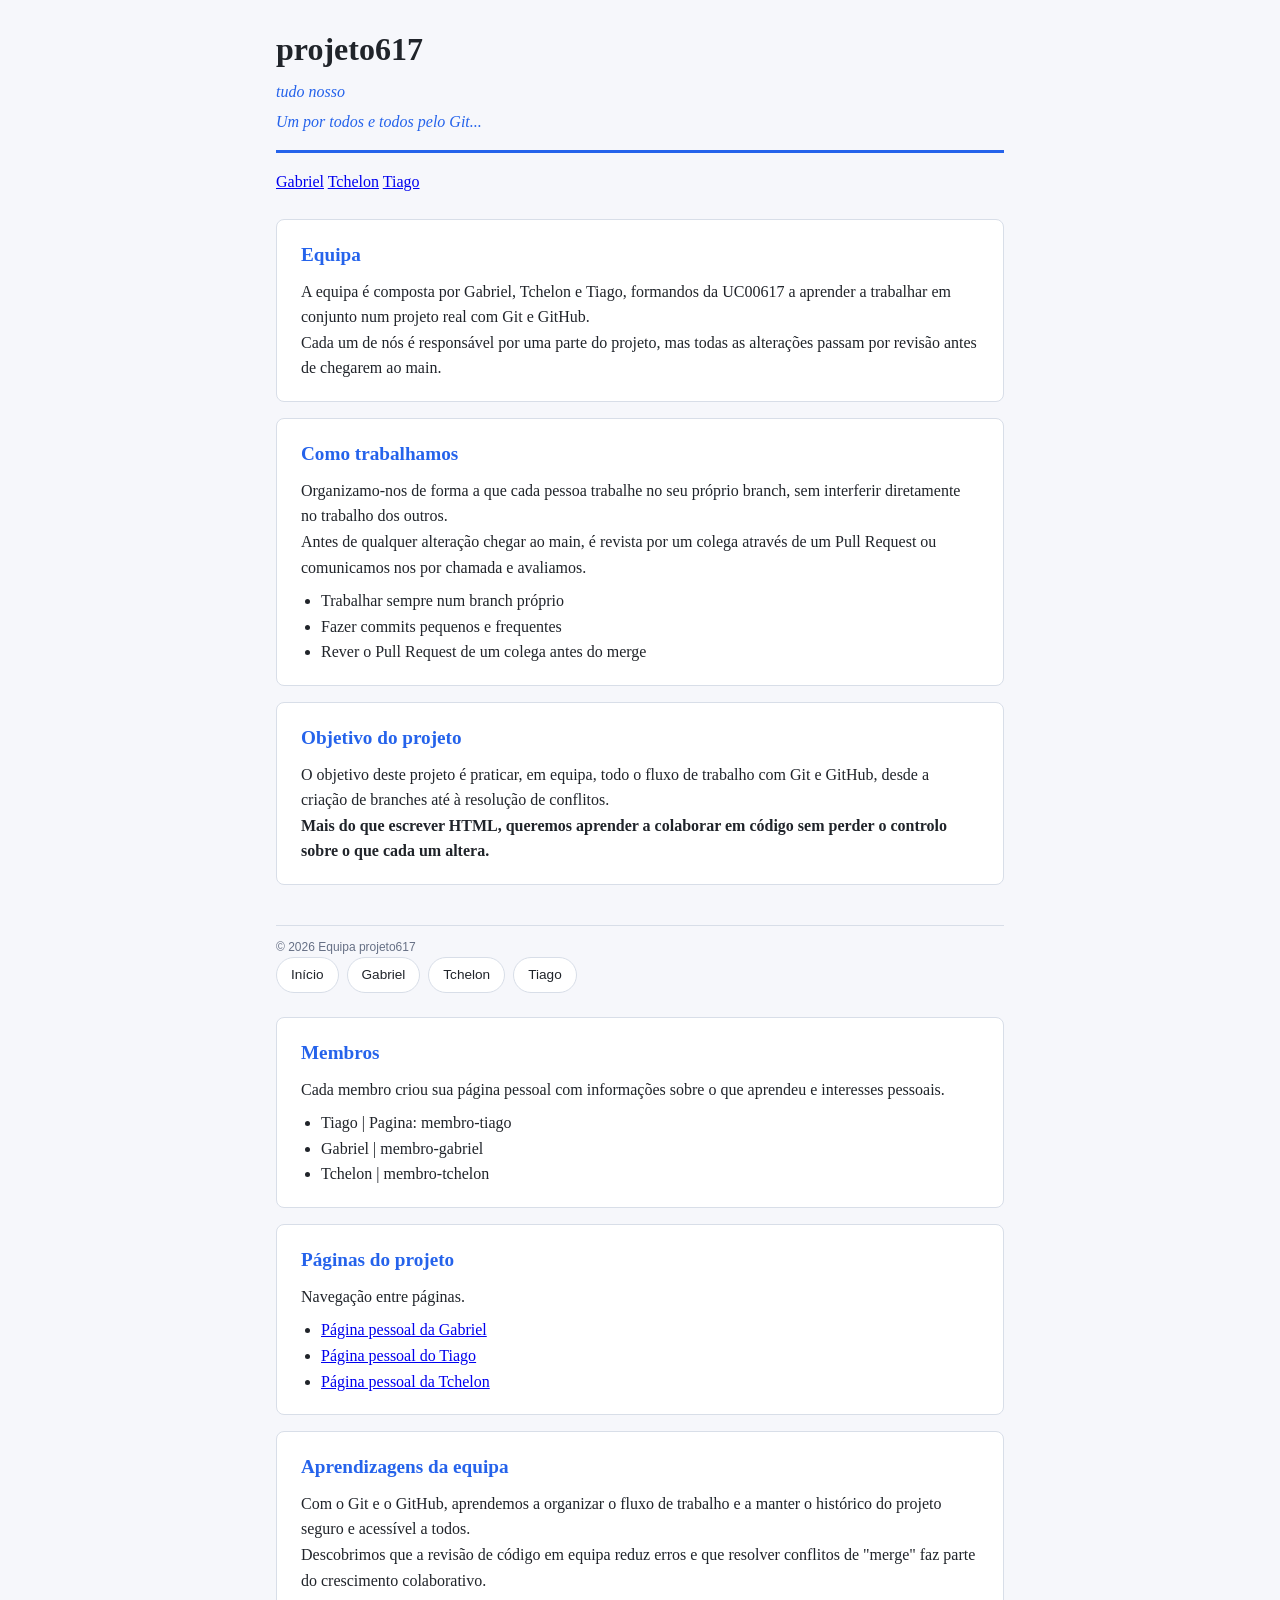
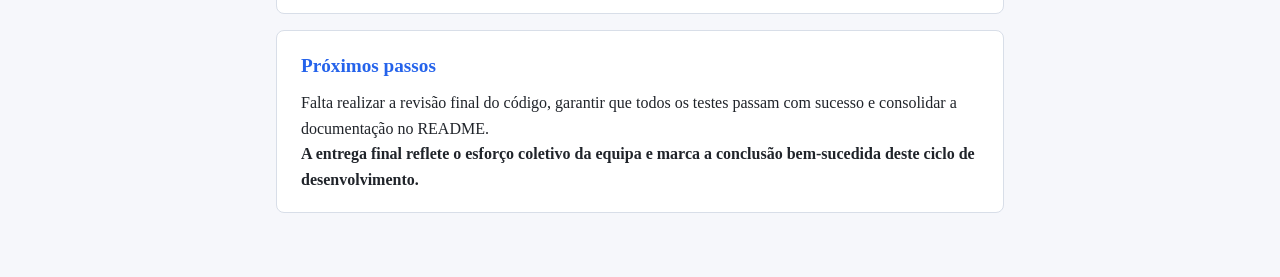
<file: index.html>
<!DOCTYPE html>
<html lang="pt">
<head>
    <meta charset="UTF-8">
    <meta name="viewport" content="width=device-width, initial-scale=1.0">
    <title>projeto617</title>
    <link rel="stylesheet" href="css/style.css">
</head>
<body>

    <header>
        <h1 class="titulo-principal">projeto617</h1>

        <p class="lema">tudo nosso</p>

        <p class="lema">Um por todos e todos pelo Git...</p>

    </header>

    <nav>
        <a href="membro-gabriel.html">Gabriel</a>
        <a href="membro-tchelon.html">Tchelon</a>
        <a href="membro-tiago.html">Tiago</a>
    </nav>

    <main>

        <section class="cartao">
            <h2>Equipa</h2>
            <p>A equipa é composta por Gabriel, Tchelon e Tiago, formandos da UC00617 a aprender a trabalhar em conjunto num projeto real com Git e GitHub.</p>
            <p>Cada um de nós é responsável por uma parte do projeto, mas todas as alterações passam por revisão antes de chegarem ao main.</p>
        </section>

        <section class="cartao">
            <h2>Como trabalhamos</h2>
            <p>Organizamo-nos de forma a que cada pessoa trabalhe no seu próprio branch, sem interferir diretamente no trabalho dos outros.</p>
            <p>Antes de qualquer alteração chegar ao main, é revista por um colega através de um Pull Request ou comunicamos nos por chamada e avaliamos.</p>
            <ul class="top3">
                <li>Trabalhar sempre num branch próprio</li>
                <li>Fazer commits pequenos e frequentes</li>
                <li>Rever o Pull Request de um colega antes do merge</li>
            </ul>
        </section>

        <section class="cartao">
            <h2>Objetivo do projeto</h2>
            <p>O objetivo deste projeto é praticar, em equipa, todo o fluxo de trabalho com Git e GitHub, desde a criação de branches até à resolução de conflitos.</p>
            <p class="texto-destaque">Mais do que escrever HTML, queremos aprender a colaborar em código sem perder o controlo sobre o que cada um altera.</p>
        </section>

    </main>

    <footer>
        <p>&copy; 2026 Equipa projeto617</p>
    </footer>


    <nav>
  <ul class="menu">
    <li><a href="index.html">Início</a></li>
    <li><a href="membro-gabriel.html">Gabriel</a></li>
    <li><a href="membro-tchelon.html">Tchelon</a></li>
    <li><a href="membro-tiago.html">Tiago</a></li>
  </ul>
</nav>

  <section class="cartao">
  <h2>Membros</h2>
  <p>Cada membro criou sua página pessoal com informações sobre o que aprendeu e interesses pessoais.</p>
  <ul class="top3">
    <li>Tiago | Pagina: membro-tiago</li>
    <li>Gabriel | membro-gabriel</li>
    <li>Tchelon | membro-tchelon</li>
  </ul>
</section>

<section class="cartao">
  <h2>Páginas do projeto</h2>
  <p>Navegação entre páginas.</p>
  <ul class="top3">
    <li><a href="membro-gabriel.html">Página pessoal da Gabriel</a></li>
    <li><a href="membro-tiago.html">Página pessoal do Tiago</a></li>
    <li><a href="membro-tchelon.html">Página pessoal da Tchelon</a></li>
  </ul>
</section>

<section class="cartao">
  <h2>Aprendizagens da equipa</h2>
  <p>Com o Git e o GitHub, aprendemos a organizar o fluxo de trabalho e a manter o histórico do projeto seguro e acessível a todos.</p>
  <p>Descobrimos que a revisão de código em equipa reduz erros e que resolver conflitos de "merge" faz parte do crescimento colaborativo.</p>
</section>

<section class="cartao">
  <h2>Próximos passos</h2>
  <p>Falta realizar a revisão final do código, garantir que todos os testes passam com sucesso e consolidar a documentação no README.</p>
  <p class="texto-destaque">A entrega final reflete o esforço coletivo da equipa e marca a conclusão bem-sucedida deste ciclo de desenvolvimento.</p>

</body>
</html>
</file>
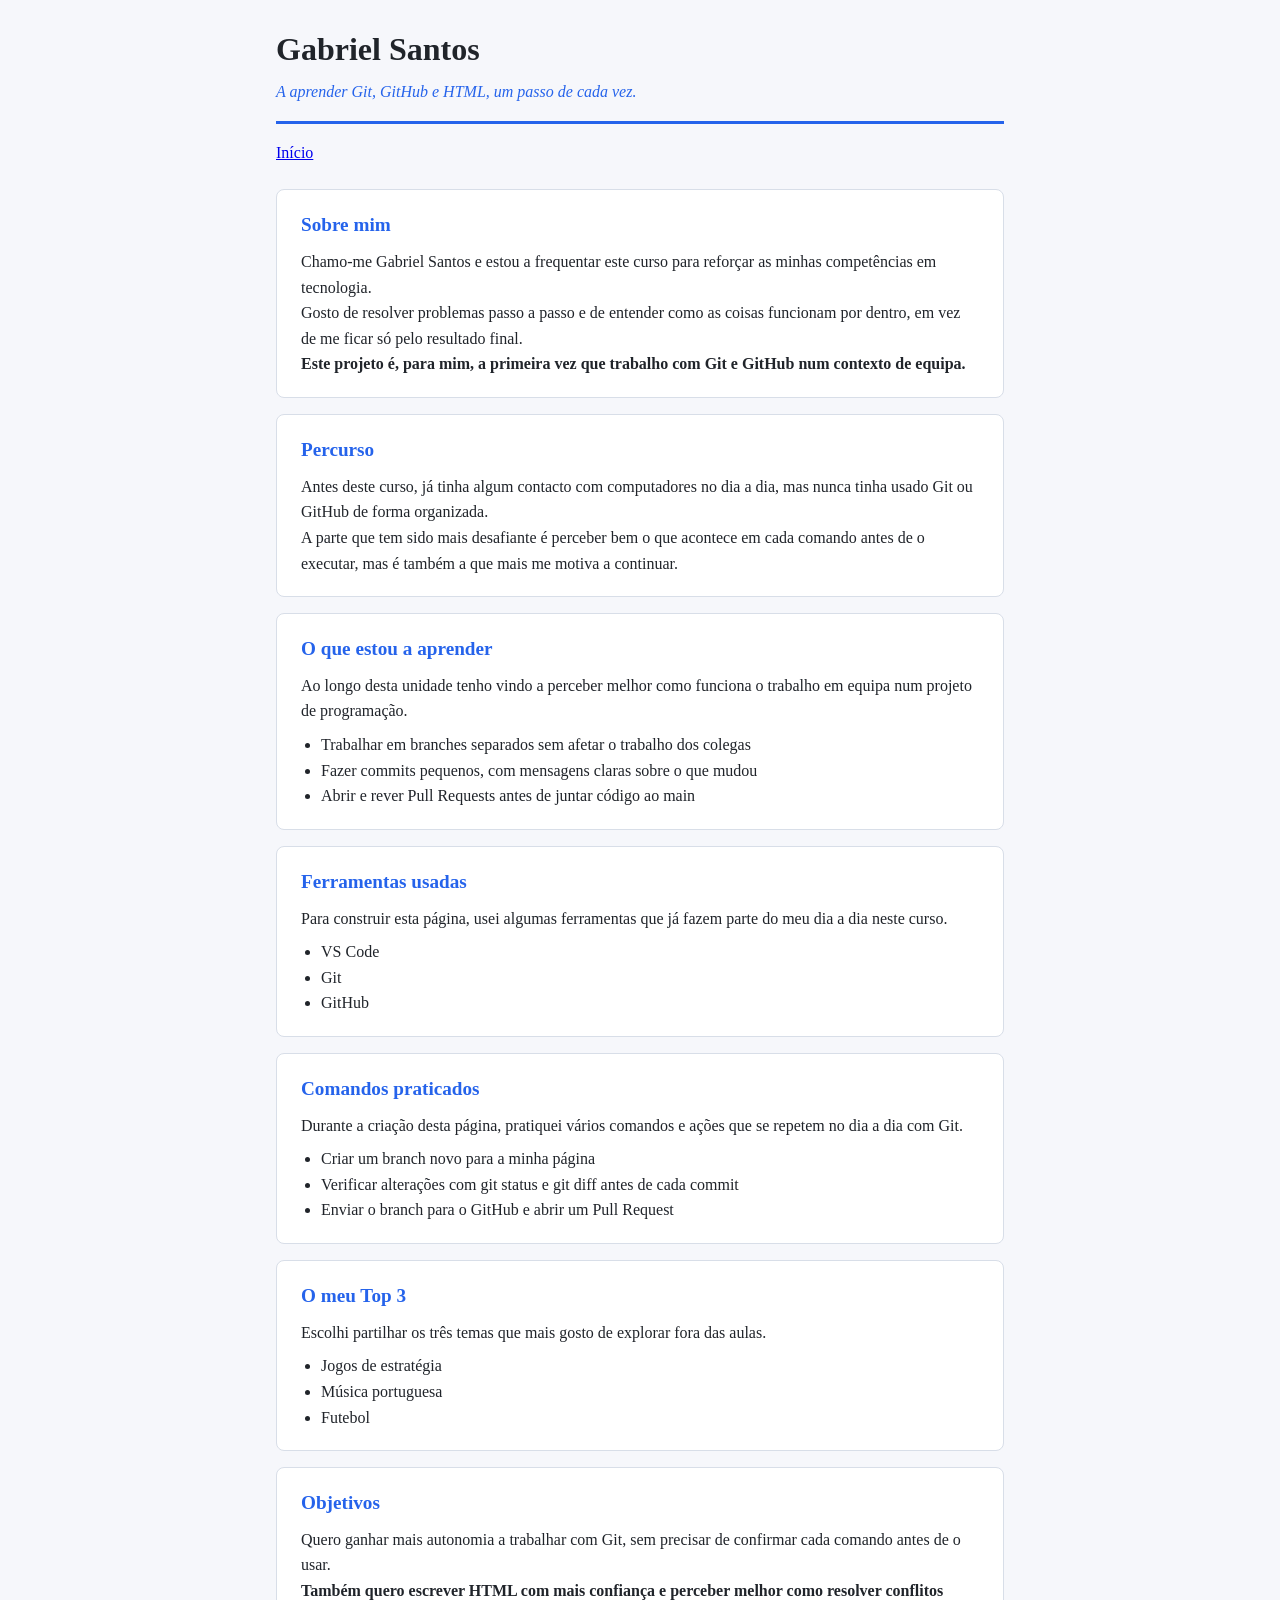
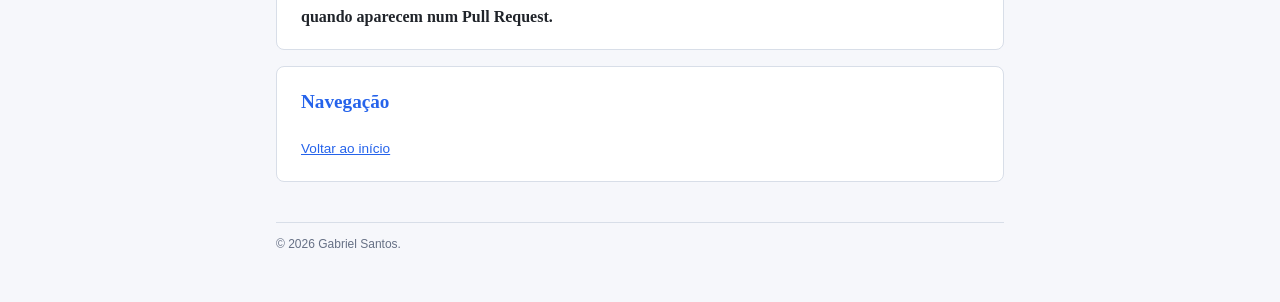
<file: membro-gabriel.html>
<!DOCTYPE html>
<html lang="pt">
<head>
    <meta charset="UTF-8">
    <meta name="viewport" content="width=device-width, initial-scale=1.0">
    <title>Gabriel Santos</title>
    <link rel="stylesheet" href="css/style.css">
</head>
<body>

    <header>
        <h1 class="titulo-principal">Gabriel Santos</h1>
        <p class="lema">A aprender Git, GitHub e HTML, um passo de cada vez.</p>
    </header>

    <nav>
        <a href="index.html">Início</a>
    </nav>

    <main>

        <section class="cartao">
            <h2>Sobre mim</h2>
            <p>Chamo-me Gabriel Santos e estou a frequentar este curso para reforçar as minhas competências em tecnologia.</p>
            <p>Gosto de resolver problemas passo a passo e de entender como as coisas funcionam por dentro, em vez de me ficar só pelo resultado final.</p>
            <p class="texto-destaque">Este projeto é, para mim, a primeira vez que trabalho com Git e GitHub num contexto de equipa.</p>
        </section>

        <section class="cartao">
            <h2>Percurso</h2>
            <p>Antes deste curso, já tinha algum contacto com computadores no dia a dia, mas nunca tinha usado Git ou GitHub de forma organizada.</p>
            <p>A parte que tem sido mais desafiante é perceber bem o que acontece em cada comando antes de o executar, mas é também a que mais me motiva a continuar.</p>
        </section>

        <section class="cartao">
            <h2>O que estou a aprender</h2>
            <p>Ao longo desta unidade tenho vindo a perceber melhor como funciona o trabalho em equipa num projeto de programação.</p>
            <ul class="top3">
                <li>Trabalhar em branches separados sem afetar o trabalho dos colegas</li>
                <li>Fazer commits pequenos, com mensagens claras sobre o que mudou</li>
                <li>Abrir e rever Pull Requests antes de juntar código ao main</li>
            </ul>
        </section>

        <section class="cartao">
            <h2>Ferramentas usadas</h2>
            <p>Para construir esta página, usei algumas ferramentas que já fazem parte do meu dia a dia neste curso.</p>
            <ul class="top3">
                <li>VS Code</li>
                <li>Git</li>
                <li>GitHub</li>
            </ul>
        </section>

        <section class="cartao">
            <h2>Comandos praticados</h2>
            <p>Durante a criação desta página, pratiquei vários comandos e ações que se repetem no dia a dia com Git.</p>
            <ul class="top3">
                <li>Criar um branch novo para a minha página</li>
                <li>Verificar alterações com git status e git diff antes de cada commit</li>
                <li>Enviar o branch para o GitHub e abrir um Pull Request</li>
            </ul>
        </section>

        <section class="cartao">
            <h2>O meu Top 3</h2>
            <p>Escolhi partilhar os três temas que mais gosto de explorar fora das aulas.</p>
            <ul class="top3">
                <li>Jogos de estratégia</li>
                <li>Música portuguesa</li>
                <li>Futebol</li>
            </ul>
        </section>

        <section class="cartao">
            <h2>Objetivos</h2>
            <p>Quero ganhar mais autonomia a trabalhar com Git, sem precisar de confirmar cada comando antes de o usar.</p>
            <p class="texto-destaque">Também quero escrever HTML com mais confiança e perceber melhor como resolver conflitos quando aparecem num Pull Request.</p>
        </section>

        <section class="cartao">
            <h2>Navegação</h2>
            <p><a class="link-voltar" href="index.html">Voltar ao início</a></p>
        </section>

    </main>

    <footer>
        <p>&copy; 2026 Gabriel Santos.</p>
    </footer>

</body>
</html>
</file>
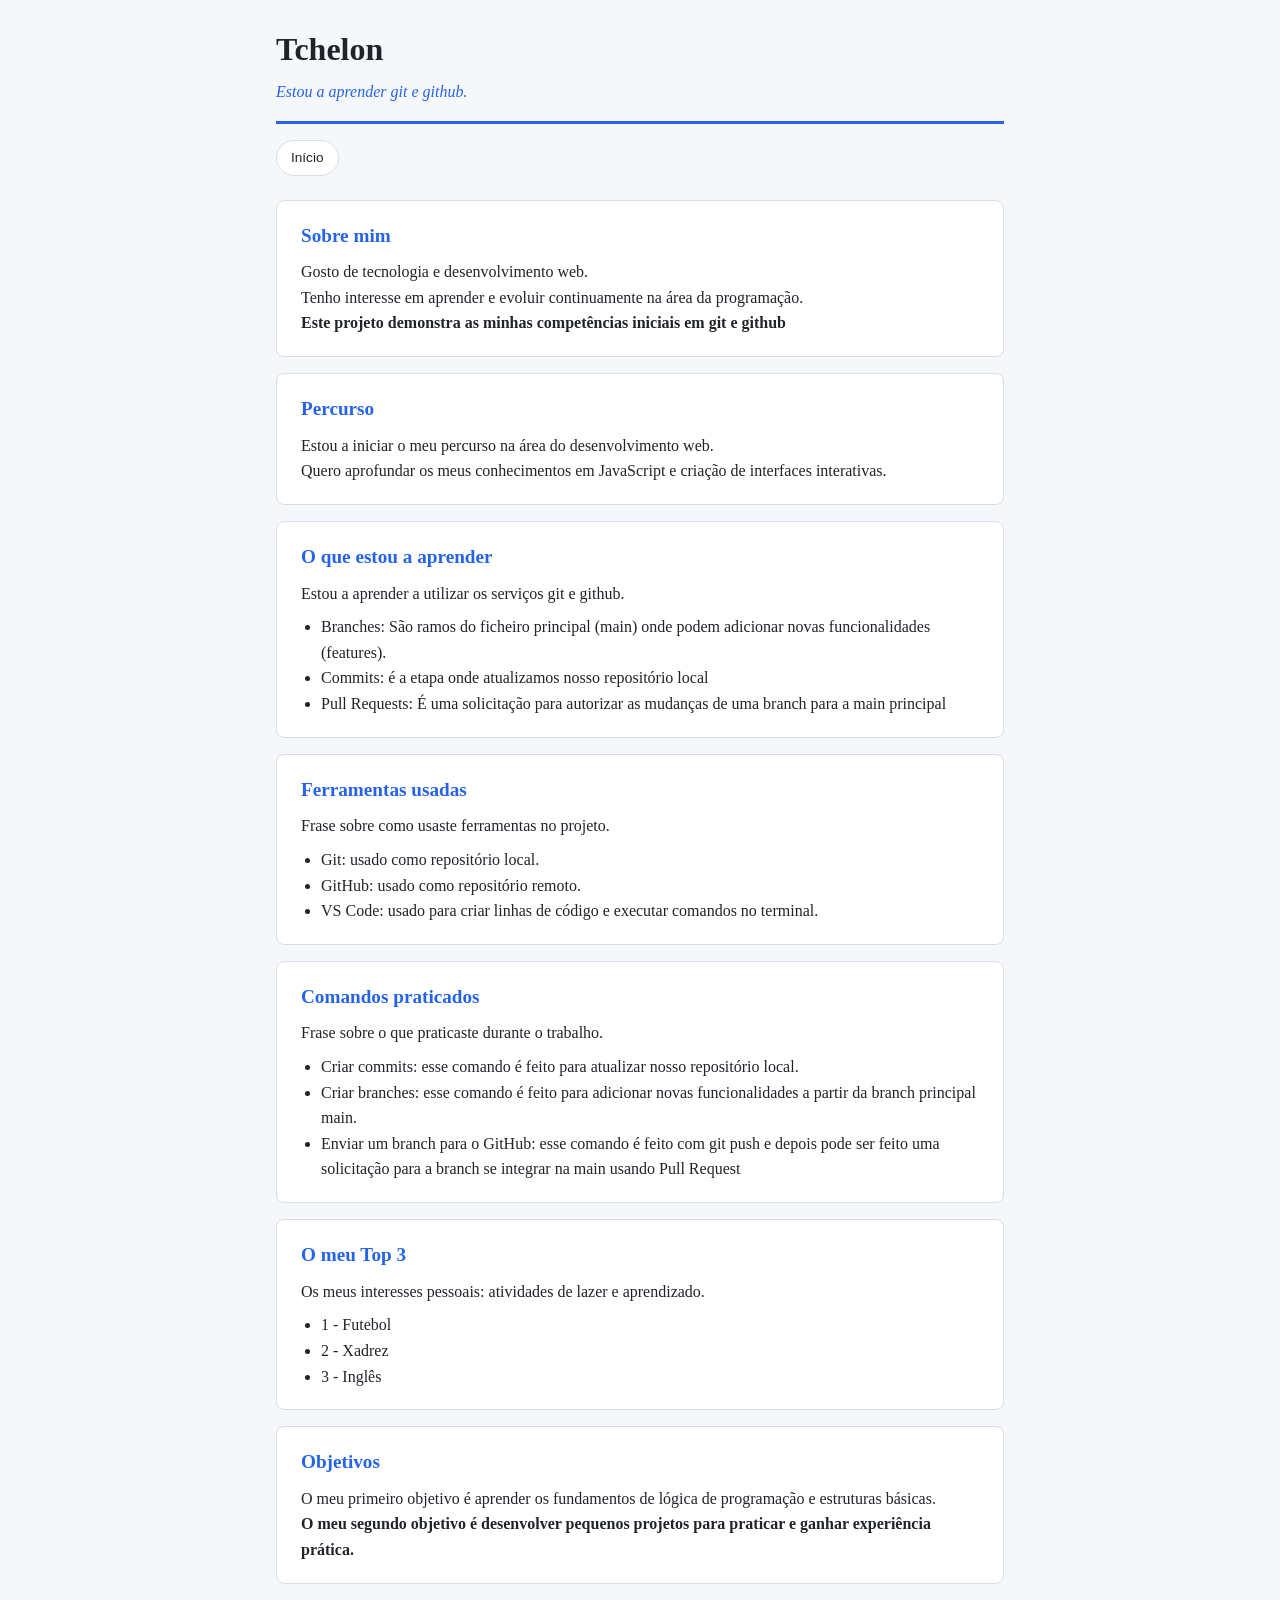
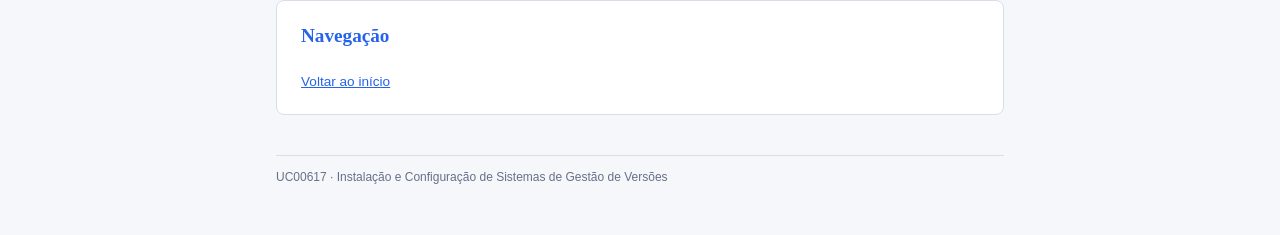
<file: membro-tchelon.html>
<!DOCTYPE html>
<html lang="pt">
<head>
  <meta charset="UTF-8">
  <meta name="viewport" content="width=device-width, initial-scale=1.0">
  <title>Tchelon</title>
  <link rel="stylesheet" href="css/style.css">
</head>
<body>
  <header>
    <h1>Tchelon</h1>
    <p class="lema">Estou a aprender git e github.</p>
  </header>

  <nav>
    <ul class="menu">
      <li><a href="index.html">Início</a></li>
    </ul>
  </nav>

  <main>
    <section class="cartao">
    <h2>Sobre mim</h2>
    <p>Gosto de tecnologia e desenvolvimento web.</p>
    <p>Tenho interesse em aprender e evoluir continuamente na área da programação.</p>
    <p class="texto-destaque">Este projeto demonstra as minhas competências iniciais em git e github</p>
    </section>

    <section class="cartao">
    <h2>Percurso</h2>
    <p>Estou a iniciar o meu percurso na área do desenvolvimento web.</p>
    <p>Quero aprofundar os meus conhecimentos em JavaScript e criação de interfaces interativas.</p>
    </section>

    <section class="cartao">
    <h2>O que estou a aprender</h2>
    <p>Estou a aprender a utilizar os serviços git e github.</p>
    <ul class="top3">
    <li>Branches: São ramos do ficheiro principal (main) onde podem adicionar novas funcionalidades (features).</li>
    <li>Commits: é a etapa onde atualizamos nosso repositório local</li>
    <li>Pull Requests: É uma solicitação para autorizar as mudanças de uma branch para a main principal</li>
    </ul>
    </section>
    
    <section class="cartao">
    <h2>Ferramentas usadas</h2>
    <p>Frase sobre como usaste ferramentas no projeto.</p>
    <ul class="top3">
    <li>Git: usado como repositório local.</li>
    <li>GitHub: usado como repositório remoto.</li>
    <li>VS Code: usado para criar linhas de código e executar comandos no terminal.</li>
    </ul>
    </section>

    <section class="cartao">
    <h2>Comandos praticados</h2>
    <p>Frase sobre o que praticaste durante o trabalho.</p>
    <ul class="top3">
    <li>Criar commits: esse comando é feito para atualizar nosso repositório local.</li>
    <li>Criar branches: esse comando é feito para adicionar novas funcionalidades a partir da branch principal main.</li>
    <li>Enviar um branch para o GitHub: esse comando é feito com git push e depois pode ser feito uma solicitação para a branch se integrar na main usando Pull Request</li>
    </ul>
    </section>
    
    <section class="cartao">
    <h2>O meu Top 3</h2>
    <p>Os meus interesses pessoais: atividades de lazer e aprendizado.</p>
    <ul class="top3">
    <li>1 - Futebol</li>
    <li>2 - Xadrez</li>
    <li>3 - Inglês</li>
    </ul>
    </section>

    <section class="cartao">
    <h2>Objetivos</h2>
    <p>O meu primeiro objetivo é aprender os fundamentos de lógica de programação e estruturas básicas.</p>
    <p class="texto-destaque">O meu segundo objetivo é desenvolver pequenos projetos para praticar e ganhar experiência prática.</p>
    </section>
    
    <section class="cartao">
    <h2>Navegação</h2>
    <p><a class="link-voltar" href="index.html">Voltar ao início</a></p>
    </section>

  </main>

  <footer>
    <p>UC00617 · Instalação e Configuração de Sistemas de Gestão de Versões</p>
  </footer>

</body>
</html>
</file>
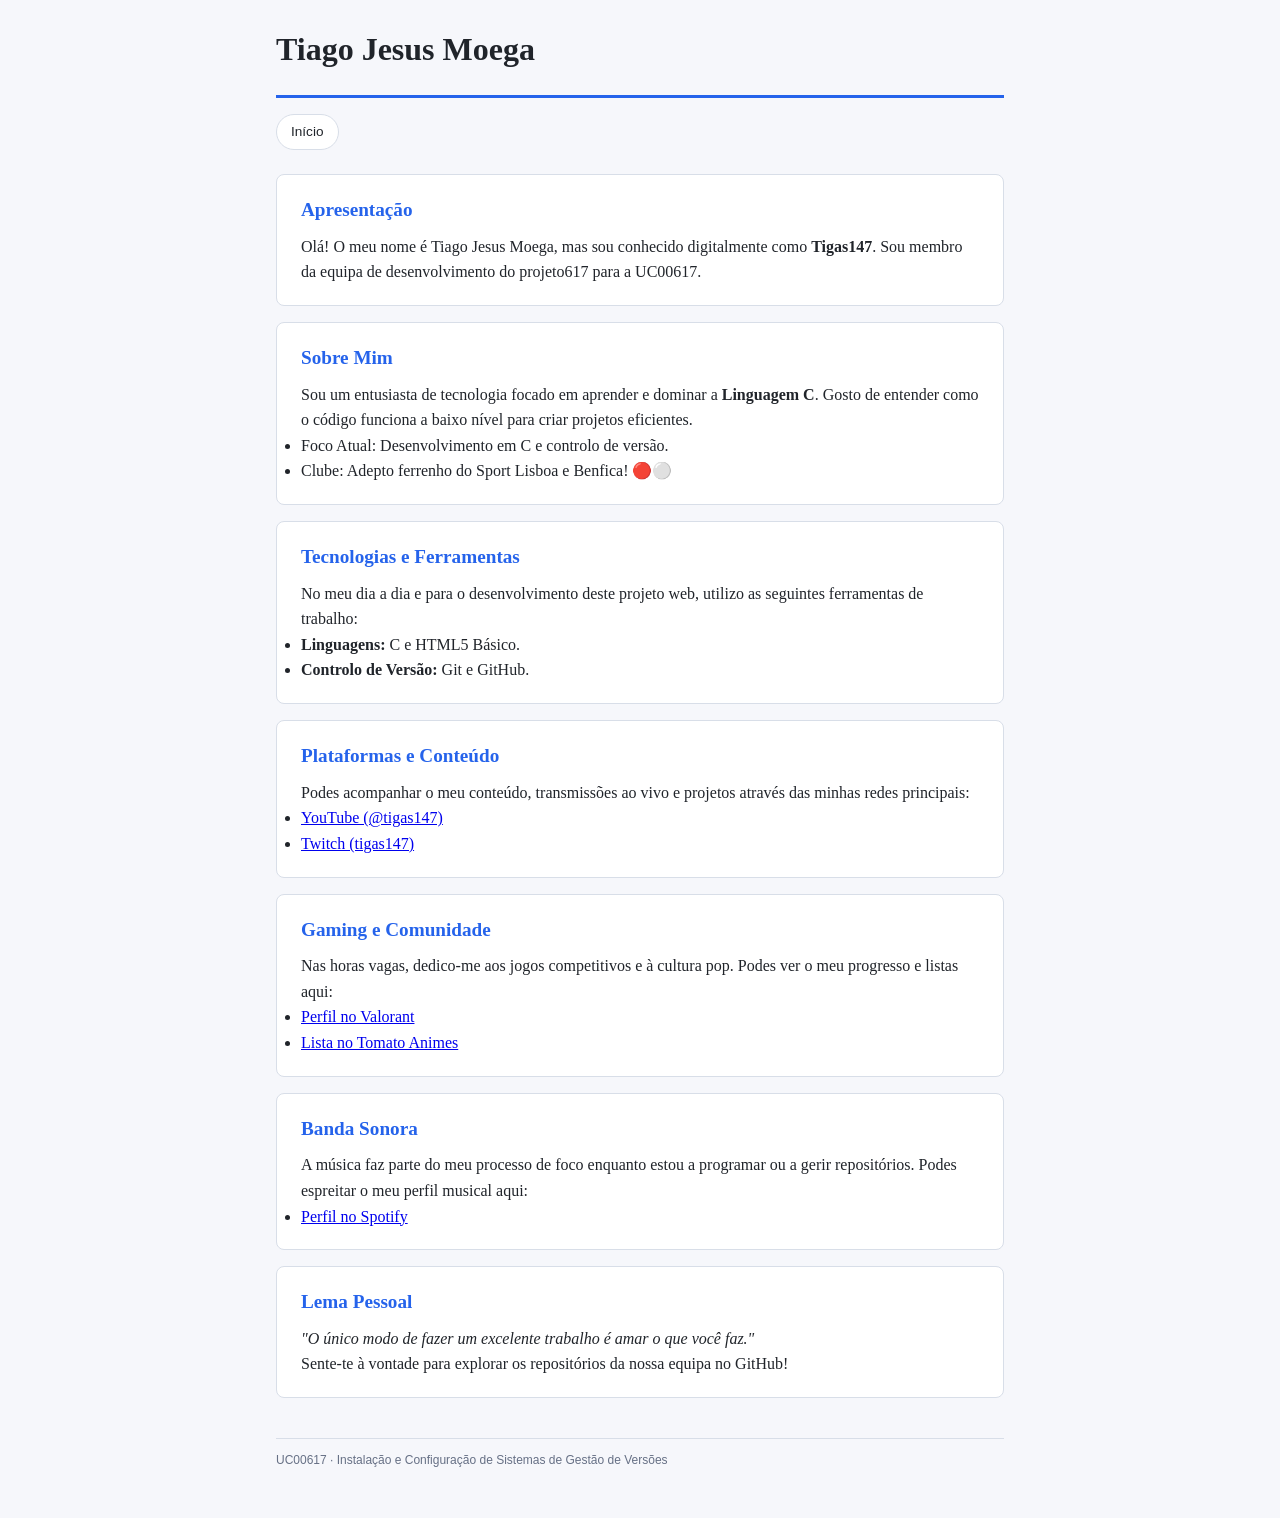
<file: membro-tiago.html>
<!DOCTYPE html>
<html lang="pt">
<head>
  <meta charset="UTF-8">
  <meta name="viewport" content="width=device-width, initial-scale=1.0">
  <title>Tiago Jesus Moega</title>
  <link rel="stylesheet" href="css/style.css">
</head>
<body>

  <header>
    <h1 class="titulo-principal">Tiago Jesus Moega</h1>
  </header>

  <nav>
    <ul class="menu">
      <li><a href="index.html">Início</a></li>
    </ul>
  </nav>

  <main>
    <section class="cartao">
      <h2>Apresentação</h2>
      <p>Olá! O meu nome é Tiago Jesus Moega, mas sou conhecido digitalmente como <strong>Tigas147</strong>. Sou membro da equipa de desenvolvimento do projeto617 para a UC00617.</p>
    </section>

    <section class="cartao">
      <h2>Sobre Mim</h2>
      <p>Sou um entusiasta de tecnologia focado em aprender e dominar a <strong>Linguagem C</strong>. Gosto de entender como o código funciona a baixo nível para criar projetos eficientes.</p>
      <ul>
        <li>Foco Atual: Desenvolvimento em C e controlo de versão.</li>
        <li>Clube: Adepto ferrenho do Sport Lisboa e Benfica! 🔴⚪</li>
      </ul>
    </section>

    <section class="cartao">
      <h2>Tecnologias e Ferramentas</h2>
      <p>No meu dia a dia e para o desenvolvimento deste projeto web, utilizo as seguintes ferramentas de trabalho:</p>
      <ul>
        <li><strong>Linguagens:</strong> C e HTML5 Básico.</li>
        <li><strong>Controlo de Versão:</strong> Git e GitHub.</li>
      </ul>
    </section>

    <section class="cartao">
      <h2>Plataformas e Conteúdo</h2>
      <p>Podes acompanhar o meu conteúdo, transmissões ao vivo e projetos através das minhas redes principais:</p>
      <ul>
        <li><a href="https://www.youtube.com/@tigas147" target="_blank">YouTube (@tigas147)</a></li>
        <li><a href="https://www.twitch.tv/tigas147" target="_blank">Twitch (tigas147)</a></li>
      </ul>
    </section>

    <section class="cartao">
      <h2>Gaming e Comunidade</h2>
      <p>Nas horas vagas, dedico-me aos jogos competitivos e à cultura pop. Podes ver o meu progresso e listas aqui:</p>
      <ul>
        <li><a href="https://blitz.gg/valorant/profile/Tigas147YT-5276" target="_blank">Perfil no Valorant</a></li>
        <li><a href="https://tomatoanimes.com/user?id=557066ea-3305-494e-8504-ea1bdb794f10" target="_blank">Lista no Tomato Animes</a></li>
      </ul>
    </section>

    <section class="cartao">
      <h2>Banda Sonora</h2>
      <p>A música faz parte do meu processo de foco enquanto estou a programar ou a gerir repositórios. Podes espreitar o meu perfil musical aqui:</p>
      <ul>
        <li><a href="http://googleusercontent.com/spotify.com/3" target="_blank">Perfil no Spotify</a></li>
      </ul>
    </section>

    <section class="cartao">
      <h2>Lema Pessoal</h2>
      <p><em>"O único modo de fazer um excelente trabalho é amar o que você faz."</em></p>
      <p>Sente-te à vontade para explorar os repositórios da nossa equipa no GitHub!</p>
    </section>
  </main>

  <footer>
    <p>UC00617 · Instalação e Configuração de Sistemas de Gestão de Versões</p>
  </footer>

</body>
</html>
</file>
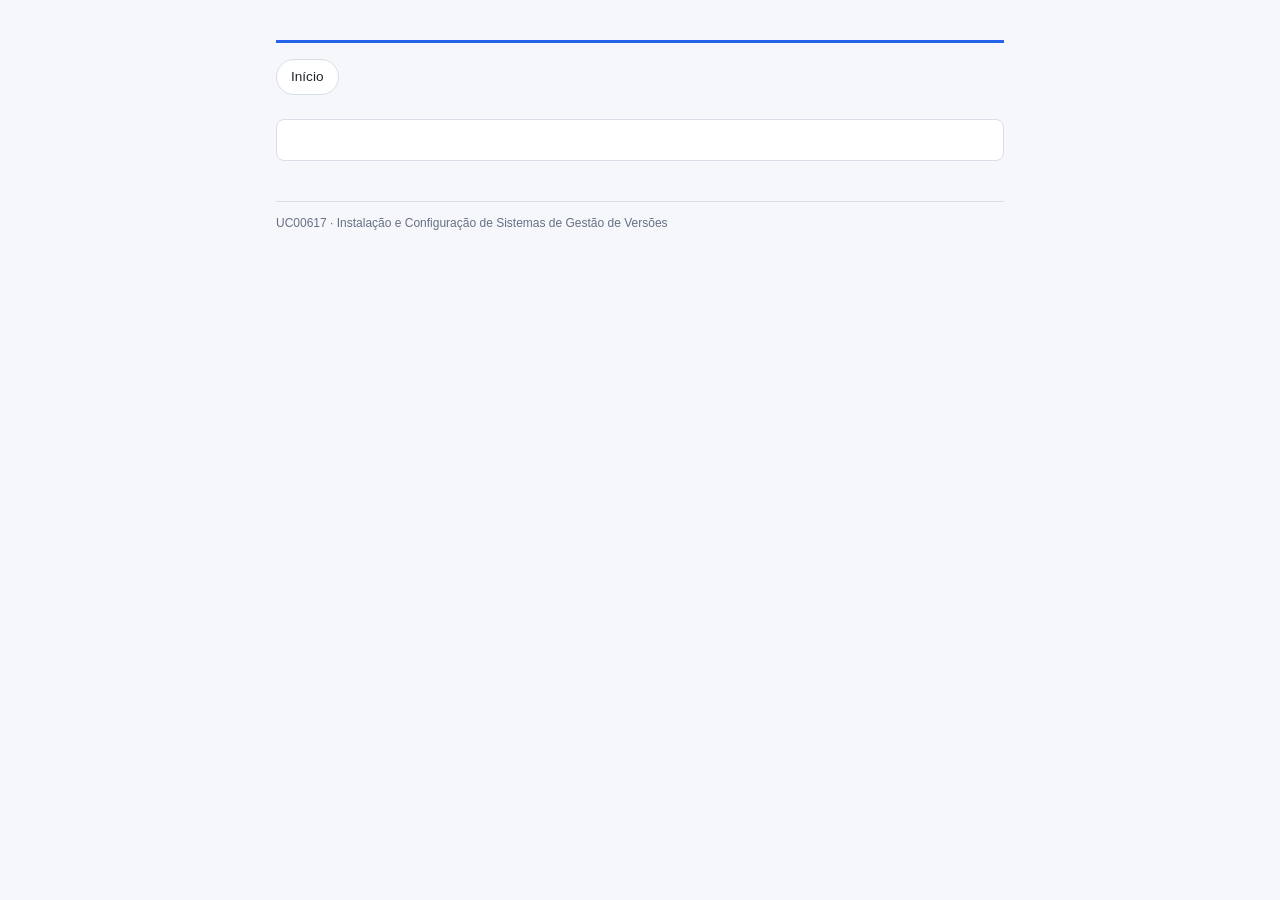
<file: modelo.html>
<!DOCTYPE html>
<html lang="pt">
<head>
  <meta charset="UTF-8">
  <meta name="viewport" content="width=device-width, initial-scale=1.0">
  <title>Título da página</title>
  <link rel="stylesheet" href="css/style.css">
</head>
<body>

  <header>
    <!-- Adiciona aqui o h1 da página. Exemplo:
    <h1 class="titulo-principal">Título da página</h1>
    -->
  </header>

  <nav>
    <ul class="menu">
      <li><a href="index.html">Início</a></li>
    </ul>
  </nav>

  <main>
    <section class="cartao">
      <!-- Adiciona aqui h2, p, ul, li e outros elementos básicos. -->
    </section>
  </main>

  <footer>
    <p>UC00617 · Instalação e Configuração de Sistemas de Gestão de Versões</p>
  </footer>

</body>
</html>
</file>
<file: css/style.css>
/* ============================================
   style.css — NÃO É PRECISO MEXER NESTE FICHEIRO
   O estilo do projeto já está pronto.
   ============================================ */

:root {
  --fundo: #f6f7fb;
  --tinta: #20242a;
  --acento: #2563eb;
  --cartao: #ffffff;
  --linha: #d8dee8;
}

* {
  box-sizing: border-box;
  margin: 0;
  padding: 0;
}

body {
  font-family: Georgia, "Times New Roman", serif;
  background: var(--fundo);
  color: var(--tinta);
  line-height: 1.6;
  max-width: 760px;
  margin: 0 auto;
  padding: 24px 16px 48px;
}

header {
  border-bottom: 3px solid var(--acento);
  padding-bottom: 16px;
  margin-bottom: 16px;
}

h1 {
  font-size: 2rem;
  letter-spacing: 0;
}

.titulo-principal {
  margin-bottom: 4px;
}

.lema {
  color: var(--acento);
  font-style: italic;
  margin-top: 4px;
}

nav {
  margin-bottom: 24px;
}

.menu {
  list-style: none;
  display: flex;
  flex-wrap: wrap;
  gap: 8px;
}

.menu li a {
  display: inline-block;
  font-family: Verdana, Arial, sans-serif;
  font-size: 0.85rem;
  text-decoration: none;
  color: var(--tinta);
  background: var(--cartao);
  border: 1px solid var(--linha);
  border-radius: 999px;
  padding: 6px 14px;
}

.menu li a:hover {
  border-color: var(--acento);
  color: var(--acento);
}

.cartao {
  background: var(--cartao);
  border: 1px solid var(--linha);
  border-radius: 8px;
  padding: 20px 24px;
  margin-bottom: 16px;
}

h2 {
  font-size: 1.2rem;
  margin-bottom: 8px;
  color: var(--acento);
}

ul.top3 {
  margin: 8px 0 0 20px;
}

.texto-destaque {
  font-weight: bold;
}

.link-voltar {
  display: inline-block;
  margin-top: 12px;
  color: var(--acento);
  font-family: Verdana, Arial, sans-serif;
  font-size: 0.85rem;
}

footer {
  margin-top: 40px;
  border-top: 1px solid var(--linha);
  padding-top: 12px;
  font-family: Verdana, Arial, sans-serif;
  font-size: 0.75rem;
  color: #667085;
}
</file>
